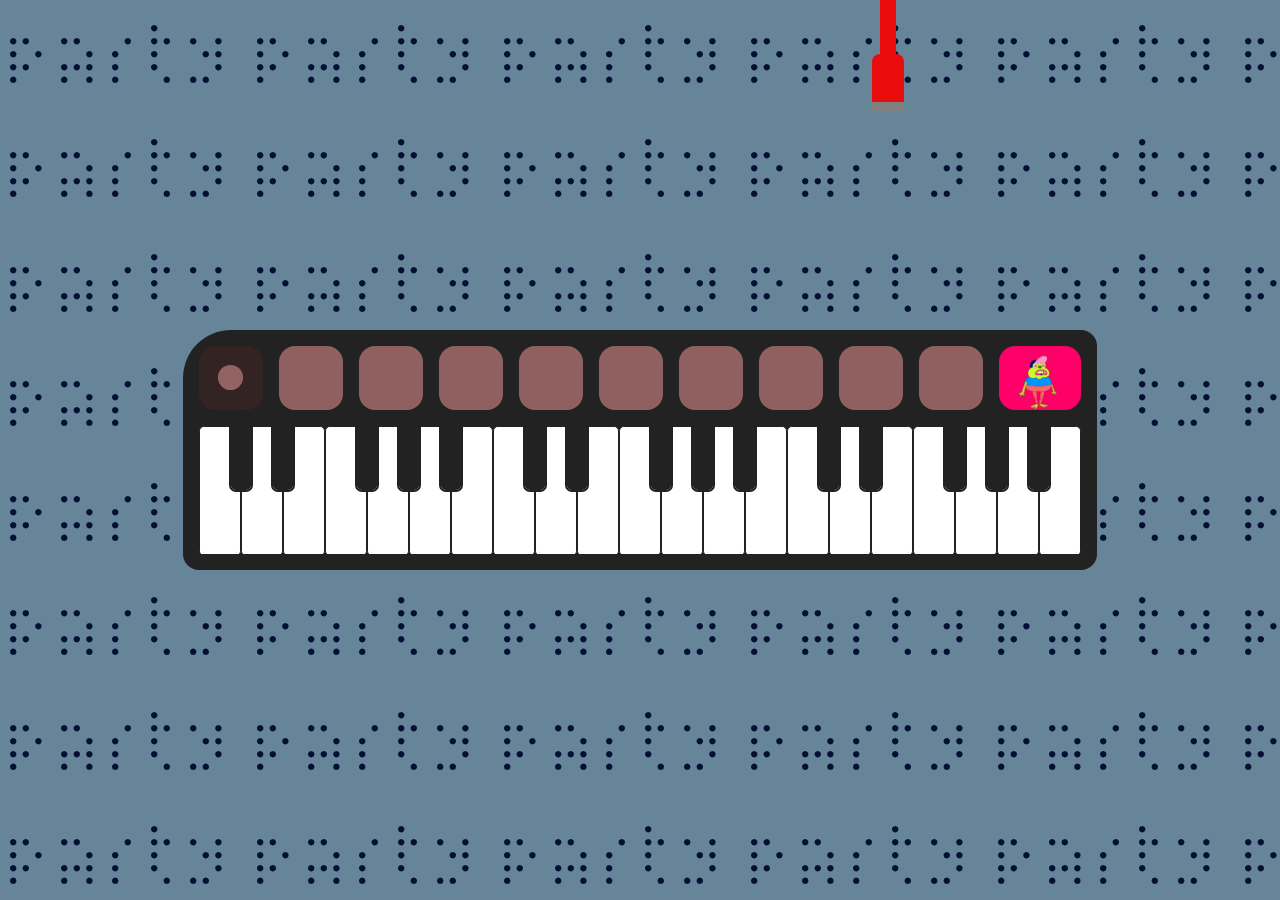
<file: index.html>
<!DOCTYPE html>
<html lang="en">
<head>
    <meta charset="UTF-8">
    <meta name="viewport" content="width=device-width, initial-scale=1.0">
    <title>Midi controller</title>
    <link rel="stylesheet" href="style.css">
    <link rel="icon" type="image/x-icon" href="images/Favicon.jpg">
</head>
<body>
    
    <!-- range slider -->
    
    <input type="range" min="1" max="100" value="20" class="slider" id="saturation" name="gradient-percent">

    <!-- controller -->

    <section>
    
        <!-- boven -->
        <div>
        
            <!-- joystick -->
            <ul>
                <li></li>
                <li></li>
                <li></li>
                <li></li>
                <li></li>
                <li></li>
                <li></li>
                <li></li>
                <li></li>
            </ul>
            
            <!-- drumpads -->
            <ul>
                <li>
                    <input type="radio" id="default" name="palette">
                    <label for="default"></label>
                </li>
                <li>
                    <input type="radio" id="jana" name="palette">
                    <label for="jana"></label>
                </li>
                <li>
                    <input type="radio" id="inverted" name="palette">
                    <label for="inverted"></label>
                </li>
                <li>
                    <input type="radio" id="tom" name="palette">
                    <label for="tom"></label>
                </li>

                <li>
                    <input type="radio" id="kim" name="palette">
                    <label for="kim"></label>
                </li>
                <li>
                    <input type="radio" id="abby" name="palette">
                    <label for="abby"></label>
                </li>

                        <li>
                    <input type="radio" id="chris" name="palette">
                    <label for="chris"></label>
                </li>
                <li>
                    <input type="radio" id="lisa" name="palette">
                    <label for="lisa"></label>
                </li>
                <li>
                    <input type="radio" id="mystic" name="palette">
                    <label for="mystic"></label>
                </li>

                <li>
                    <input type="radio" id="sunset" name="palette">
                    <label for="sunset"></label>
                </li>
                        <li>
                    <input type="radio" id="mint" name="palette">
                    <label for="mint"></label>
                </li>
                        <li>
                    <input type="radio" id="rainbow" name="palette">
                    <label for="rainbow"></label>
                </li>
            </ul>
            <!-- scherm -->
            <div>
            </div>
        </div>
    
        <!-- onder     -->
        <div>
            <!-- keyboard --> 
            <ul>
                <!-- 1e octaaf -->
                <li></li>
                    <li></li>
                <li></li>
                    <li></li>
                <li></li>
                <li></li>
                    <li></li>
                <li></li>
                    <li></li>
                <li></li>
                    <li></li>
                <li></li>
                <!-- 2e octaaf -->
                <li></li>
                    <li></li>
                <li></li>
                    <li></li>
                <li></li>
                <li></li>
                    <li></li>
                <li></li>
                    <li></li>
                <li></li>
                    <li></li>
                <li></li>
                <!-- 3e octaaf -->
                <li></li>
                    <li></li>
                <li></li>
                    <li></li>
                <li></li>
                <li></li>
                    <li></li>
                <li></li>
                    <li></li>
                <li></li>
                    <li></li>
                <li></li>
                <!-- 4e octaaf -->
                <li></li>
                    <li></li>
                <li></li>
                    <li></li>
                <li></li>
                <li></li>
                    <li></li>
                <li></li>
                    <li></li>
                <li></li>
                    <li></li>
                <li></li>
            </ul>
        </div>
    </section>
    
    
    <!-- background text -->
    
    <section>
        <div></div>
        <div></div>
        <div></div>
        <div></div>
        <div></div>
        <div></div>
        <div></div>
        <div></div>
        <div></div>
        <div></div>
        <div></div>
        <div></div>
        <div></div>
        <div></div>
        <div></div>
        <div></div>
        <div></div>
        <div></div>
        <div></div>
        <div></div>
        <div></div>
        <div></div>
        <div></div>
        <div></div>
        <div></div>
        <div></div>
        <div></div>
        <div></div>
        <div></div>
        <div></div>
        <div></div>
        <div></div>
        <div></div>
        <div></div>
        <div></div>
        <div></div>
        <div></div>
        <div></div>
        <div></div>
        <div></div>
        <div></div>
        <div></div>
        <div></div>
        <div></div>
        <div></div>
        <div></div>
        <div></div>
        <div></div>
        <div></div>
        <div></div>
        <div></div>
        <div></div>
        <div></div>
        <div></div>
        <div></div>
        <div></div>
        <div></div>
        <div></div>
        <div></div>
        <div></div>
        <div></div>
        <div></div>
        <div></div>
        <div></div>
    </section>
</body>
<script src="slider.js"></script>

</html>
</file>
<file: style.css>
@font-face {
    font-family: 'Tiny5';
    src: url('./assets/TINY5x3GX.ttf') format('truetype');
    font-weight: 0 300;
}

html {
    --background-color:hsl(204, var(--gradient-percent), 50%);
    --background-color-text:#040404;
    --screen-content:url(./images/stijn01.gif);
    --cable-color:#e90c0c;
    --gradient-percent: 50%;

    --controller-width: round(down, 90vw, calc( (var(--piano-width) ) ) );
    --controller-height: 12em;
    --controller-height-top:4rem;
    --controller-height-bottom:8rem;
    --controller-border-radius: 0.5rem;
    --controller-padding:1rem;
    --controller-gap:1rem;
    --controller-color:#222222;
   
    
    --piano-keys: 2.5rem;
    --piano-width: calc( (var(--piano-keys) + var(--border-width-2))*  7);
    --piano-radius: 3em 1em 1em 1em;
    
    --joystick-color: hsl(0, var(--gradient-percent), 48%);
    --joystick-color-background:hsl(0, var(--gradient-percent), 17%);
    --joystick-radius: 50%;
    --joystick-background-radius:1rem;
    --joystick-width: 4rem;
    --joystick-height: var(--joystick-width);
    
    --drumpad-keys: 4rem;
    --drumpad-width: calc( var(--drumpad-width) + 1rem );
    --drumpad-radius:1rem;
    --drumpad-hover:var(--cable-color);
    --drumpad-color:hsl(0, var(--gradient-percent), 47%);
    --drumpad-color-active:hsl(0, var(--gradient-percent), 33%);
    
    --display-radius: 1rem;
    
    --border-width: 1px;
    --border-width-2: calc( var(--border-width) * 2 );
    
    --keys-radius:.3rem;
    --keys-radius-edge:0.3rem;
    
    --keys-white-width: var(--piano-keys);
    --keys-white-height: 100%;
    --keys-white-border: solid var(--controller-color) 1px;
    --keys-white-color:#fff;
    
    --keys-black-width:calc( var(--piano-width) * 0.5 );
    --keys-black-color:var(--controller-color);
    --keys-black-height:50%;
    
    /* ChatGPT gebruikt voor kleuren genereren met persoonlijke tweaks */
    --color-note-c: hsl(0, var(--gradient-percent), 65%);      /* Vibrant Red */
    --color-note-c-sharp: hsl(23, var(--gradient-percent), 65%); /* Vibrant Orange */
    --color-note-d: hsl(51, var(--gradient-percent), 50%);      /* Vibrant Gold */
    --color-note-d-sharp: hsl(51, var(--gradient-percent), 65%); /* Vibrant Yellow */
    --color-note-e: hsl(84, var(--gradient-percent), 59%);      /* Vibrant Green-Yellow */
    --color-note-f: hsl(120, var(--gradient-percent), 50%);      /* Vibrant Lime Green */
    --color-note-f-sharp: hsl(157, var(--gradient-percent), 49%); /* Vibrant Mint Green */
    --color-note-g: hsl(18 var(--gradient-percent), 41%);      /* Vibrant Cyan */
    --color-note-g-sharp: hsl(210, var(--gradient-percent), 56%); /* Vibrant Blue */
    --color-note-a: hsl(271,var(--gradient-percent), 53%);      /* Vibrant Indigo */
    --color-note-a-sharp: hsl(322,var(--gradient-percent), 47%); /* Vibrant Violet */
    --color-note-b: hsl(328, var(--gradient-percent), 54%);      /* Vibrant Pink */
}

/* 2e knop */
html:has(input#tom:checked) {
    --screen-content:url(./images/tom01.gif);
    --cable-color:#5ED5F0;
    --background-color:hsl(28, var(--gradient-percent), 49%);
    --controller-color: #043E68;
    --keys-white-color: #5ED5F0;
    --keys-black-color: #123b44;
    --piano-radius: 0;
    --drumpad-radius:0;
    --drumpad-color:#03759E;
    --drumpad-color-active:#FF7A00;
    --keys-radius: 0;
    
    --joystick-color: #FF7A00;
    --joystick-color-background:#001f36;
    --joystick-background-radius:0;
    
    --color-note-c: #FF7A00;      /* Warm Orange */
    --color-note-c-sharp: #C4400B; /* Deep Reddish-Orange */
    --color-note-d: #5b1b00;      /* Dark Navy Blue */
    --color-note-d-sharp: #d9cb05; /* Deep Cyan Blue */
    --color-note-e: #c11700;      /* Vibrant Sky Blue */
    --color-note-f: #daba2e;      /* Light Cyan Blue */
    --color-note-f-sharp: #FF7A00; /* Repeated Warm Orange for consistency */
    --color-note-g: #C4400B;      /* Repeated Deep Reddish-Orange for contrast */
    --color-note-g-sharp: #eb8612; /* Repeated Dark Navy Blue for balance */
    --color-note-a: #e0d20f;      /* Repeated Deep Cyan Blue */
    --color-note-a-sharp: #df531f; /* Repeated Vibrant Sky Blue */
    --color-note-b: #f1aa11;      /* Repeated Light Cyan Blue */
}

/* 3e knop */
html:has(input#kim:checked) {
    --screen-content: url(./images/kim.gif);
    --cable-color: #A0D1F9;           /* Vivid Leaf Green */
    --background-color: hsl(120, var(--gradient-percent), 55%); /* Bright Fresh Green */
    --controller-color: #5BAF4E;        /* Soft Forest Green */
    --keys-white-color: #A0D1F9;        /* Light Sky Blue */
    --keys-black-color: #2D5B75;        /* Deep Ocean Blue */
    --piano-radius: 1rem 5rem 1rem 5rem;
    --drumpad-radius: 3rem 2rem 1rem 3rem;
    --drumpad-color: #78C850;           /* Lush Grass Green */
    --drumpad-color-active: #94EA31;    /* Electric Leaf Green */
    --keys-radius: 0rem 0rem 4rem 4rem;
    --display-radius: 1rem 5rem 1rem 1rem;
    
    --joystick-color: #FFB5D7;          /* Sky Blue */
    --joystick-color-background: #4E7BAA; /* Soft Marine Blue */

    /* Forest-Inspired Color Palette for Notes */
    --color-note-c: #94EA31;         /* Vivid Grass Green */
    --color-note-c-sharp: #76B051;   /* Mossy Green */
    --color-note-d: #4D9E71;         /* Deep Forest Green */
    --color-note-d-sharp: #6ECB63;   /* Fresh Meadow Green */
    --color-note-e: #A0D1F9;         /* Soft Sky Blue */
    --color-note-f: #82CFF5;         /* Light Aqua Blue */
    --color-note-f-sharp: #5098D1;   /* Bright Azure */
    --color-note-g: #94EA31;         /* Vivid Leaf Green */
    --color-note-g-sharp: #5AB77E;   /* Soft Emerald */
    --color-note-a: #A0D1F9;         /* Pastel Sky Blue */
    --color-note-a-sharp: #78B3C9;   /* Serene Blue-Green */
    --color-note-b: #3A8FBE;         /* Ocean Teal */
}

/* 4e knop */
html:has(input#abby:checked) {
    --screen-content: url(./images/abby01.gif);
    --cable-color: #F2D5D9;            /* Soft Muted Pink */
    --background-color: hsl(340, 40%, 85%); /* Pale Blush Pink */
    --controller-color: #8B6F74;        /* Dusty Rose */
    --keys-white-color: #F2D5D9;        /* Soft Muted Pink */
    --keys-black-color: #5C3A42;        /* Deep Mauve */
    --piano-radius: 0;
    --drumpad-radius: 0;
    --drumpad-color: #D8A5AC;           /* Muted Rosewood */
    --drumpad-color-active: #F28B97;    /* Warm Coral Pink */
    --keys-radius: 0;

    --joystick-color: #F28B97;          /* Warm Coral Pink */
    --joystick-color-background: #7A565C; /* Soft Plum */

    /* Muted Pink Color Palette for Notes */
    --color-note-c: #E6A5AE;         /* Muted Cherry Blossom */
    --color-note-c-sharp: #D28E96;   /* Soft Mulberry */
    --color-note-d: #C47882;         /* Blush Mauve */
    --color-note-d-sharp: #E6BBC4;   /* Soft Rose Petal */
    --color-note-e: #D29BA1;         /* Dusky Pink */
    --color-note-f: #E3C1C6;         /* Pale Peach Blush */
    --color-note-f-sharp: #EAA2AB;   /* Gentle Dusty Rose */
    --color-note-g: #B97E88;         /* Muted Mauve Plum */
    --color-note-g-sharp: #F4CDD2;   /* Light Rosy Mist */
    --color-note-a: #C27A84;         /* Warm Dusky Pink */
    --color-note-a-sharp: #D48F97;   /* Soft Coral Pink */
    --color-note-b: #E6AEB6;         /* Delicate Rose Quartz */
}

/* 5e */
html:has(input#chris:checked) {
    --screen-content: url(./images/stijn.gif);
    --cable-color: #94EA31;           /* Vivid Seaweed Green */
    --background-color: #A0D1F9;      /* Ocean Breeze Blue */
    --controller-color: #5F9EB8;      /* Deep Sea Blue */
    --keys-white-color: #94EA31;      /* Bright Leaf Green */
    --keys-black-color: #416572;      /* Deep Lagoon Blue */
    --piano-radius: 0;
    --drumpad-radius: 0;
    --drumpad-color: #7EB8D9;         /* Soft Aqua */
    --drumpad-color-active: #94EA31;  /* Bright Green */
    --keys-radius: 0;

    --joystick-color: #A0D1F9;        /* Light Sky Blue */
    --joystick-color-background: #4D89A5; /* Dark Aqua Blue */

    --color-note-c: #94EA31;         /* Vivid Green */
    --color-note-c-sharp: #7ABF69;   /* Algae Green */
    --color-note-d: #A0D1F9;         /* Soft Ocean Blue */
    --color-note-d-sharp: #8CC8E3;   /* Pale Sky */
    --color-note-e: #5BA7CF;         /* Cool Water Blue */
    --color-note-f: #3C88AF;         /* Deep Aqua */
    --color-note-f-sharp: #94EA31;   /* Bright Leaf Green */
    --color-note-g: #6FB1D5;         /* Serene Blue */
    --color-note-g-sharp: #5098C1;   /* Dark Sky Blue */
    --color-note-a: #A0D1F9;         /* Sky Blue */
    --color-note-a-sharp: #82C3F7;   /* Bright Daylight */
    --color-note-b: #3A7FAC;         /* Deep Lagoon */
}

/* 6e */
html:has(input#lisa:checked) {
    --screen-content: url(./images/soulja.gif);
    --cable-color: #94EA31;           /* Vivid Grass Green */
    --background-color: #A2D38D;      /* Soft Mint Green */
    --controller-color: #74B25D;      /* Muted Moss Green */
    --keys-white-color: #A0D1F9;      /* Light Sky Blue */
    --keys-black-color: #4F7568;      /* Deep Pine Green */
    --piano-radius: 0;
    --drumpad-radius: 0;
    --drumpad-color: #8AD48A;         /* Fresh Spring Green */
    --drumpad-color-active: #94EA31;  /* Electric Leaf Green */
    --keys-radius: 0;

    --joystick-color: #A0D1F9;        /* Soft Sky Blue */
    --joystick-color-background: #6189A0; /* Cool Steel Blue */

    --color-note-c: #94EA31;         /* Vivid Grass Green */
    --color-note-c-sharp: #6AAE55;   /* Forest Floor Green */
    --color-note-d: #C3E39F;         /* Pale Spring Green */
    --color-note-d-sharp: #E0EAB8;   /* Sunlit Meadow */
    --color-note-e: #A0D1F9;         /* Pastel Sky Blue */
    --color-note-f: #8FC4E8;         /* Fresh Blue Breeze */
    --color-note-f-sharp: #5A97B1;   /* Deep Ocean Breeze */
    --color-note-g: #94EA31;         /* Vivid Leaf Green */
    --color-note-g-sharp: #66B87D;   /* Soft Emerald */
    --color-note-a: #A0D1F9;         /* Soft Sky Blue */
    --color-note-a-sharp: #81B5D4;   /* Muted Cloud Blue */
    --color-note-b: #4A99C4;         /* Cool Teal */
}

/* 7e */
html:has(input#mystic:checked) {
    --screen-content: url(./images/mystic.gif);
    --cable-color: #9D4EDD;           /* Vivid Purple */
    --background-color: #AFA2F9;      /* Soft Lavender Blue */
    --controller-color: #7A48A7;      /* Deep Royal Purple */
    --keys-white-color: #A0D1F9;      /* Sky Blue */
    --keys-black-color: #4B2E5B;      /* Dark Plum */
    --piano-radius: 0;
    --drumpad-radius: 0;
    --drumpad-color: #9D4EDD;         /* Bright Purple */
    --drumpad-color-active: #C678DD;  /* Soft Magenta */
    --keys-radius: 0;

    --joystick-color: #A0D1F9;        /* Light Blue */
    --joystick-color-background: #5A3A76; /* Muted Violet */

    --color-note-c: #9D4EDD;          /* Vibrant Purple */
    --color-note-c-sharp: #6E308F;    /* Royal Indigo */
    --color-note-d: #AFA2F9;          /* Soft Lavender Blue */
    --color-note-d-sharp: #8564C1;    /* Lilac Mist */
    --color-note-e: #A0D1F9;          /* Light Sky Blue */
    --color-note-f: #7B88E3;          /* Soft Periwinkle */
    --color-note-f-sharp: #4A2672;    /* Deep Eggplant */
    --color-note-g: #9D4EDD;          /* Bright Purple */
    --color-note-g-sharp: #784BA1;    /* Soft Orchid */
    --color-note-a: #A0D1F9;          /* Pale Blue */
    --color-note-a-sharp: #7A68D4;    /* Soft Lavender */
    --color-note-b: #593D86;          /* Deep Purple Night */
}
/* 8e */
html:has(input#jana:checked) {
    --screen-content: url(./images/dancing_cat.gif);
    --background-color-text:#ffffff;
    --background-color:hsl(271 var(--gradient-percent), 53%);
    --cable-color:#ffd700;        
    --background-color: #AFA2F9;      /* Soft Lavender Blue */
    --controller-color: #7A48A7;      /* Deep Royal Purple */
    --keys-white-color: #A0D1F9;      /* Sky Blue */
    --keys-black-color: #4B2E5B;      /* Dark Plum */
    --piano-radius: 5rem 5rem 1rem 1rem;
    --drumpad-radius: 1rem;
    --drumpad-color: #9D4EDD;         /* Bright Purple */
    --drumpad-color-active: #C678DD;  /* Soft Magenta */
    --keys-radius: 5rem;
    --display-radius: 1rem 5rem 1rem 1rem;
    
    --joystick-color: #ffd700;        /* Light Blue */
    --joystick-color-background: #5A3A76; /* Muted Violet */
    --joystick-background-radius:4rem 1rem 1rem 1rem;
    
    --color-note-c: #9D4EDD;          /* Vibrant Purple */
    --color-note-c-sharp: #6E308F;    /* Royal Indigo */
    --color-note-d: #AFA2F9;          /* Soft Lavender Blue */
    --color-note-d-sharp: #8564C1;    /* Lilac Mist */
    --color-note-e: #A0D1F9;          /* Light Sky Blue */
    --color-note-f: #7B88E3;          /* Soft Periwinkle */
    --color-note-f-sharp: #4A2672;    /* Deep Eggplant */
    --color-note-g: #9D4EDD;          /* Bright Purple */
    --color-note-g-sharp: #784BA1;    /* Soft Orchid */
    --color-note-a: #A0D1F9;          /* Pale Blue */
    --color-note-a-sharp: #7A68D4;    /* Soft Lavender */
    --color-note-b: #593D86;          /* Deep Purple Night */
}
/* 9e*/
html:has(input#inverted:checked) {
    --screen-content: url(./images/inverted.gif);
    --cable-color: #000000;           /* Inverted Green */
    --background-color: #6a6a6a;      /* Inverted Blue */
    --controller-color: #222222;      /* Inverted Deep Blue */
    --keys-white-color: #000000;      /* Inverted Sky Blue */
    --keys-black-color: #ffffff;      /* Inverted Deep Teal */
    --piano-radius: 0;
    --drumpad-radius: 0;
    --drumpad-color: #ffffff;         /* Inverted Green */
    --drumpad-color-active: #000000;  /* Inverted Orange */
    --keys-radius: 0;

    --joystick-color: #000000;        /* Inverted Green */
    --joystick-color-background: #F5E3D9; /* Inverted Dark Blue */

    --color-note-c: #3f3f3f;          /* Inverted Green */
    --color-note-c-sharp: #252525;    /* Inverted Reddish Orange */
    --color-note-d: #7e7e7e;          /* Inverted Dark Blue */
    --color-note-d-sharp: #202020;    /* Inverted Light Blue */
    --color-note-e: #777777;          /* Inverted Cyan Blue */
    --color-note-f: #dedede;          /* Inverted Sky Blue */
    --color-note-f-sharp: #1e1e1e;    /* Inverted Warm Orange */
    --color-note-g: #cdcdcd;          /* Inverted Green */
    --color-note-g-sharp: #242424;    /* Inverted Deep Orange */
    --color-note-a: #d6d6d6;          /* Inverted Sky Blue */
    --color-note-a-sharp: #323232;    /* Inverted Cool Blue */
    --color-note-b: #e2e2e2;          /* Inverted Soft Cyan */
}

/* 10e */
html:has(input#sunset:checked) {
    --screen-content: url(./images/dog.gif);
    --cable-color: #FF7E67; /* Warm Coral */
    --background-color: hsl(14, 80%, 50%); /* Sunset Orange */
    --controller-color: #F5A623; /* Golden Yellow */
    --keys-white-color: #FEE440; /* Bright Sun */
    --keys-black-color: #8B4000; /* Burnt Orange */
    --piano-radius: 0.25rem;
    --drumpad-radius: 0.5rem;
    --drumpad-color: #FA5F55; /* Warm Red */
    --drumpad-color-active: #FAD02E; /* Golden */
    --keys-radius: 0.5rem;

    --joystick-color: #FF9D76; /* Soft Peach */
    --joystick-color-background: #752F00; /* Deep Brown */

    --color-note-c: #F95F62; 
    --color-note-c-sharp: #D9480F; 
    --color-note-d: #FA824C; 
    --color-note-d-sharp: #FEE440; 
    --color-note-e: #FC9A2D; 
    --color-note-f: #E36414; 
    --color-note-f-sharp: #FF7E67; 
    --color-note-g: #F5A623; 
    --color-note-g-sharp: #D9480F; 
    --color-note-a: #E55B3C; 
    --color-note-a-sharp: #C03A00; 
    --color-note-b: #FF9D76; 
}

/* 11e */
html:has(input#mint:checked) {
    --screen-content: url(./images/tom.gif);
    --cable-color: #64F5D3; /* Fresh Mint */
    --background-color: hsl(160, 80%, 45%); /* Minty Green */
    --controller-color: #2FA57C; /* Darker Mint */
    --keys-white-color: #E1FFF9; /* Soft Ice */
    --keys-black-color: #11695E; /* Deep Teal */
    --piano-radius: 0.75rem;
    --drumpad-radius: 0.5rem;
    --drumpad-color: #45D09E; /* Light Mint */
    --drumpad-color-active: #99FFE0; /* Pale Mint */
    --keys-radius: 0.5rem;

    --joystick-color: #64F5D3; /* Fresh Mint */
    --joystick-color-background: #145E50; /* Dark Forest */

    --color-note-c: #45D09E; 
    --color-note-c-sharp: #64F5D3; 
    --color-note-d: #2FA57C; 
    --color-note-d-sharp: #99FFE0; 
    --color-note-e: #4AAE9B; 
    --color-note-f: #3B8E74; 
    --color-note-f-sharp: #64F5D3; 
    --color-note-g: #2FA57C; 
    --color-note-g-sharp: #99FFE0; 
    --color-note-a: #3B8E74; 
    --color-note-a-sharp: #11695E; 
    --color-note-b: #E1FFF9; 
}
/* 12e */
html:has(input#rainbow:checked) {
    --screen-content: url(./images/abby.gif);
    --cable-color: #FF477E; /* Bright Pink */
    --background-color: hsl(280, 80%, 45%); /* Vivid Purple */
    --controller-color: #FFD700; /* Gold */
    --keys-white-color: #FFFFFF; /* Pure White */
    --keys-black-color: #000000; /* Pure Black */
    --piano-radius: 1rem;
    --drumpad-radius: 0.5rem;
    --drumpad-color: #FF6B6B; /* Warm Red */
    --drumpad-color-active: #FFB86C; /* Sunny Orange */
    --keys-radius: 0.75rem;

    --joystick-color: #49D6FF; /* Electric Blue */
    --joystick-color-background: #1E1E1E; /* Dark Grey */

    --color-note-c: #FF6B6B; /* Warm Red */
    --color-note-c-sharp: #FFA94D; /* Orange */
    --color-note-d: #FFD700; /* Gold */
    --color-note-d-sharp: #A1E55D; /* Lime Green */
    --color-note-e: #32CD32; /* Bright Green */
    --color-note-f: #49D6FF; /* Electric Blue */
    --color-note-f-sharp: #7B68EE; /* Medium Purple */
    --color-note-g: #9370DB; /* Light Purple */
    --color-note-g-sharp: #FF69B4; /* Hot Pink */
    --color-note-a: #FF477E; /* Bright Pink */
    --color-note-a-sharp: #FF1493; /* Deep Pink */
    --color-note-b: #FF4500; /* Orange-Red */
}
* {
    padding: 0;
    margin: 0;
}
ul{
    list-style: none;
}

body{
    display: flex;
    align-items: center;
    justify-content: center;
    height: 100vh;
    background-color:var(--background-color);
    overflow: hidden;
}

/* controller */ /* controller */ /* controller */

section:nth-of-type(1) {
    background-color: var(--controller-color);
    width: fit-content;
    padding: var(--controller-padding);
    border-radius:var(--piano-radius);
    z-index: 2;
}


/* kabel */ /* kabel */ /* kabel */ /* kabel */

input[type=range]{
    appearance: none;
    background: transparent;
    position: absolute;
    top:0;
    right:30%;
    height: calc(50vh - 7.5rem);
    width: 1rem;
    writing-mode: vertical-lr;
    /* -1 index stopt de interactie */
    z-index: 1;
}

input[type=range]::-webkit-slider-runnable-track {
    width: 1rem;
    /* background: transparent; */
    background: linear-gradient(var(--cable-color) var(--gradient-percent), rgba(255,46,46,0) var(--gradient-percent));
}

input[type=range]::-webkit-slider-thumb {
    -webkit-appearance: none;
    height: 3rem;
    width: 2rem;
    border-top-right-radius: .5rem;
    border-top-left-radius: .5rem;
    background: var(--cable-color);
    box-shadow: 0 10px 0 gray;
    cursor: pointer;
    transform: translateX(-.5rem);
}

input[type=range]::-ms-track {
    width: 5rem;
    cursor: pointer;
    background: transparent;
    border-color: transparent;
    border-width: 16px 0;
    color: transparent;
  }

  
  
/* joystick */ /* joystick */ /* joystick */
/* https://codepen.io/Christian199815/pen/YPzZpeq?editors=1100 Als cheatsheet gebruikt */

  section:nth-of-type(1) > div:first-of-type{
    display: flex;
    gap: var(--controller-gap);
    height: var(--controller-height-top);
    padding-bottom: var(--controller-padding);
}

/* joystick grid */
section:nth-of-type(1) > div:first-of-type ul:nth-of-type(1){
    display: grid;
    grid-template-columns: repeat(3, 33%);
    grid-template-rows: repeat(3, 33%);
    
    height: var(--joystick-height);
    width: var(--joystick-width);
    
    background-color: var(--joystick-color-background);
    border-radius: var(--joystick-background-radius);
    flex-shrink:0;
    
}

/* middelste vak is de joystick */
section:nth-of-type(1) > div:first-of-type ul:nth-of-type(1) li:nth-child(5) {
    pointer-events:none;
    background-color: var(--joystick-color);
    border-radius:var(--joystick-radius);
    transform:scale(1.2);
    transition: 0.3s ease-in-out;
}
/* Joystick area linksboven hover */
body:has(section:nth-of-type(1) > div:first-of-type ul:nth-of-type(1) li:nth-child(1):hover) {
    background-color: var(--color-note-a);
    transition: background-color 0.3s ease-in-out; 
}
 
 /* Joystick area middenboven hover*/
body:has(section:nth-of-type(1) > div:first-of-type ul:nth-of-type(1) li:nth-child(2):hover) {
    background-color: var(--color-note-b);
    transition: background-color 0.3s ease-in-out; 
}
 
 /* Joystick area rechtsboven hover*/
body:has(section:nth-of-type(1) > div:first-of-type ul:nth-of-type(1) li:nth-child(3):hover) {
    background-color: var(--color-note-c);
    transition: background-color 0.3s ease-in-out; 
}
 /* Joystick area middnelinks hover*/
body:has(section:nth-of-type(1) > div:first-of-type ul:nth-of-type(1) li:nth-child(4):hover) {
    background-color: var(--color-note-d);
    transition: background-color 0.3s ease-in-out; 
}
 /* Joystick area middenrechts hover*/
body:has(section:nth-of-type(1) > div:first-of-type ul:nth-of-type(1) li:nth-child(6):hover) {
    background-color: var(--color-note-e);
    transition: background-color 0.3s ease-in-out; 
}

/* Joystick area linksonder hover*/
body:has(section:nth-of-type(1) > div:first-of-type ul:nth-of-type(1) li:nth-child(7):hover) {
    background-color: var(--color-note-f);
    transition: background-color 0.3s ease-in-out; 
}

/* Joystick area middenonder hover*/
body:has(section:nth-of-type(1) > div:first-of-type ul:nth-of-type(1) li:nth-child(8):hover) {
    background-color: var(--color-note-g);
    transition: background-color 0.3s ease-in-out; 
}
 
 /* Joystick area rechtsonder ik wilde testen of dit ook werkt en het doet het. ik vind transition met hover overzichtelijker dan 9 verschillende keyframes te maken*/
body:has(section:nth-of-type(1) > div:first-of-type ul:nth-of-type(1) li:nth-child(9):hover) {
animation: background09 350ms linear forwards;
}

@keyframes background09 {
    to {
        background-color: var(--color-note-a-sharp);
    }
}

section:nth-of-type(1) > div:first-of-type ul:first-of-type:has(li:nth-child(1):hover) li:nth-child(5) {
    transform: translate(-70%, -70%);
 }
 
 section:nth-of-type(1) > div:first-of-type ul:first-of-type:has(li:nth-child(2):hover) li:nth-child(5) {
    transform: translateY(-70%);
}
 section:nth-of-type(1) > div:first-of-type ul:first-of-type:has(li:nth-child(3):hover) li:nth-child(5) {
   transform: translate(70%, -70%); 
 }
 section:nth-of-type(1) > div:first-of-type ul:first-of-type:has(li:nth-child(4):hover) li:nth-child(5) {
   transform: translateX(-70%);
 }
 section:nth-of-type(1) > div:first-of-type ul:first-of-type:has(li:nth-child(6):hover) li:nth-child(5) {
   transform: translateX(70%);
 }
 section:nth-of-type(1) > div:first-of-type ul:first-of-type:has(li:nth-child(7):hover) li:nth-child(5) {
   transform: translate(-70%, 70%);
 }
 section:nth-of-type(1) > div:first-of-type ul:first-of-type:has(li:nth-child(8):hover) li:nth-child(5) {
   transform: translateY(70%);
 }
 section:nth-of-type(1) > div:first-of-type ul:first-of-type:has(li:nth-child(9):hover) li:nth-child(5) {
   transform: translate(70%, 70%);
 }


/* drumpad */ /* drumpad */ /* drumpad */

section:nth-of-type(1)  ul:nth-of-type(2) {
    height: 100%;
    display: flex;
    flex-direction: row;
    gap: var(--controller-gap);
}
section:nth-of-type(1)  ul:nth-of-type(2) li {
    display: none;
    width: var(--controller-height-top);
    height: var(--controller-height-top);
    flex-shrink: 0;
    border-radius: var(--drumpad-radius);
    cursor: pointer;
    
    &:hover{
        background-color: var(--drumpad-hover);
        outline: 0px solid var(--color-note-b);
        animation: --border 500ms ease-out infinite alternate;
        
    }
}

section:nth-of-type(1) ul:nth-of-type(2) li label {
    display: block;
    width: 100%;
    height: 100%;
    border-radius: var(--drumpad-radius);
    background-color:var(--drumpad-color);
}

section:nth-of-type(1)  ul:nth-of-type(2) li input[type="radio"] {
    display: none;
    width: 100%;
    height:100%;
}

section:nth-of-type(1) ul:nth-of-type(2) li input[type="radio"]:checked + label {
    background-color: var(--drumpad-color-active) /* Apply when radio is checked */
}


@keyframes --border {
    from {
        outline: 0px solid var(--color-note-c);}
    to{
        outline: 5px solid var(--color-note-c);}
    }


/* default state 2 drumpads zichtbaar */

section:nth-of-type(1)  ul:nth-of-type(2) li:nth-of-type(1),
section:nth-of-type(1)  ul:nth-of-type(2) li:nth-of-type(2) {
    display: block;
}


/* scherm */ /* scherm */ /* scherm */ /* scherm */

section:nth-of-type(1) > div:first-of-type > div {
background: var(--screen-content);
background-position: center;
background-size: cover;
height: 100%; 
width: 10%;
flex-grow: 2;
border-radius: var(--display-radius);
}


/* onderkant */ /* onderkant */ /* onderkant */

section:nth-of-type(1) > div:last-of-type {
    height: var(--controller-height-bottom);
    display: flex;
    justify-content: center;
    
}

section:nth-of-type(1) > div:last-of-type div:nth-child(odd) {
    width: var(--piano-sides);
    height: 100%;
    flex-shrink: 0;
}


/* keys */ /* keys */ /* keys */ /* keys */
section:nth-of-type(1) > div:last-of-type ul {
    display: flex;
    width:var(--controller-width);
    max-width: fit-content;
    overflow: hidden;
}


section:nth-of-type(1) > div:last-of-type ul li {
    background-color:var(--keys-white-color);
    width: var(--keys-white-width);
    flex-shrink: 0;
    height: var(--keys-white-height);
    border-radius:var(--keys-radius);

}

section:nth-of-type(1) > div:last-of-type ul li:hover {
    transform: translateY(.25rem);
    transition: 150ms linear;
}

section:nth-of-type(1) > div:last-of-type ul li:last-of-type{
    border-top-right-radius: var(--keys-radius-edge);
    border-bottom-right-radius: var(--keys-radius-edge);
}


/* white keys */ /* white keys */ /* white keys */

section:nth-of-type(1) > div:last-of-type ul li:nth-child(12n + 1),
section:nth-of-type(1) > div:last-of-type ul li:nth-child(12n + 3),
section:nth-of-type(1) > div:last-of-type ul li:nth-child(12n + 5),
section:nth-of-type(1) > div:last-of-type ul li:nth-child(12n + 6),
section:nth-of-type(1) > div:last-of-type ul li:nth-child(12n + 8),
section:nth-of-type(1) > div:last-of-type ul li:nth-child(12n + 10),
section:nth-of-type(1) > div:last-of-type ul li:nth-child(12n + 12) {
    border: var(--keys-white-border);
}


/* black keys */ /* black keys */ /* black keys */

section:nth-of-type(1) > div:last-of-type ul li:nth-child(12n + 2),
section:nth-of-type(1) > div:last-of-type ul li:nth-child(12n + 4),
section:nth-of-type(1) > div:last-of-type ul li:nth-child(12n + 7),
section:nth-of-type(1) > div:last-of-type ul li:nth-child(12n + 9),
section:nth-of-type(1) > div:last-of-type ul li:nth-child(12n + 11) {
    width: calc(var(--piano-keys) * 0.5);
    position: relative;
    margin-left: calc(var(--piano-keys) * -0.5);
    transform: translateX( calc(var(--piano-keys) * 0.25) );
    background-color: var(--keys-black-color);
    height: var(--keys-black-height);
    outline:2px solid var(--keys-black-color);
    border-top-left-radius: 0;
    border-top-right-radius: 0;
    z-index: 2;
}

/* Elke key heeft een andere kleur als je erover hovered. elke C heeft dezelfde kleur octaaf = 12 toetsen */
section:nth-of-type(1) > div:last-of-type ul li:nth-child(12n + 1):hover {
    background-color: var(--color-note-c);
}

section:nth-of-type(1) > div:last-of-type ul li:nth-child(12n + 2):hover {
    background-color: var(--color-note-c-sharp);
}
    
section:nth-of-type(1) > div:last-of-type ul li:nth-child(12n + 3):hover {
    background-color: var(--color-note-d);
}
section:nth-of-type(1) > div:last-of-type ul li:nth-child(12n + 4):hover {
    background-color: var(--color-note-d-sharp);
}
            
 section:nth-of-type(1) > div:last-of-type ul li:nth-child(12n + 5):hover {
    background-color: var(--color-note-e);
}
                
section:nth-of-type(1) > div:last-of-type ul li:nth-child(12n + 6):hover {
    background-color: var(--color-note-f);
}

section:nth-of-type(1) > div:last-of-type ul li:nth-child(12n + 7):hover {
    background-color: var(--color-note-f-sharp);
}

section:nth-of-type(1) > div:last-of-type ul li:nth-child(12n + 8):hover {
    background-color: var(--color-note-g);
}

section:nth-of-type(1) > div:last-of-type ul li:nth-child(12n + 9):hover {
    background-color: var(--color-note-g-sharp);
}

section:nth-of-type(1) > div:last-of-type ul li:nth-child(12n + 10):hover {
    background-color: var(--color-note-a);
}

section:nth-of-type(1) > div:last-of-type ul li:nth-child(12n + 11):hover {
    background-color: var(--color-note-a-sharp);
}

section:nth-of-type(1) > div:last-of-type ul li:nth-child(12n + 12):hover {
    background-color: var(--color-note-b);

}


/* typography */ /* typography */ /* typography */

section:nth-of-type(2) {
    position: absolute;
    display: grid;
    align-items: center;
    width: 100vw;
    height: 100vh;
    grid-template-columns: repeat(4, 1fr);
    grid-template-rows: repeat(16, 1fr);
    gap: var(--controller-padding);
    z-index: -999;
    mix-blend-mode:overlay;
    color: var(--background-color-text);
}

section:nth-of-type(2) div {
    transform-origin:center;

    &::after {
        animation: weight-animation 5s linear infinite alternate;
        content: 'party';
        font-size: 34cqw; 
        font-family: 'Tiny5';
        font-variation-settings: 'wght' 50;
    }
}

@keyframes weight-animation {
    from {
        font-variation-settings: 'wght' 50;
        transform: scale(1.3);
    }
    to {
        font-variation-settings: 'wght' 200;
        transform: scale(1);
    }
}



/* Media queries breiden de drumpads uit naarmate het scherm groter wordt */
@media (width > 653px) {
    
    section:nth-of-type(1)  ul:nth-of-type(2) li:nth-of-type(3),
    section:nth-of-type(1)  ul:nth-of-type(2) li:nth-of-type(4), 
    section:nth-of-type(1)  ul:nth-of-type(2) li:nth-of-type(5) {
        display: block;
    }
    
    section:nth-of-type(2) {
        grid-template-columns: repeat(8, 1fr);
        grid-template-rows: repeat(8, 1fr)
    }

    section:nth-of-type(2) div:after {
        font-size: 10cqw;
    }
}


@media (width > 979px) {
    
    section:nth-of-type(1)  ul:nth-of-type(2) li:nth-of-type(6),
    section:nth-of-type(1)  ul:nth-of-type(2) li:nth-of-type(7), 
    section:nth-of-type(1)  ul:nth-of-type(2) li:nth-of-type(8),
    section:nth-of-type(1)  ul:nth-of-type(2) li:nth-of-type(9) {
        display: block;
    }
}


@media (width > 1306px) {
    
    section:nth-of-type(1)  ul:nth-of-type(2) li:nth-of-type(10),
    section:nth-of-type(1)  ul:nth-of-type(2) li:nth-of-type(11), 
    section:nth-of-type(1)  ul:nth-of-type(2) li:nth-of-type(12) {
        display: block;
    }
}

@media (width > 1634px) {
    
    section:nth-of-type(1)  ul:nth-of-type(2) li:nth-of-type(14),
    section:nth-of-type(1)  ul:nth-of-type(2) li:nth-of-type(15), 
    section:nth-of-type(1)  ul:nth-of-type(2) li:nth-of-type(16) {
        display: block;
    }
}

@media (width > 1632px) {    
    section:nth-of-type(1)  ul:nth-of-type(2) li:nth-of-type(14), 
    section:nth-of-type(1)  ul:nth-of-type(2) li:nth-of-type(15),
    section:nth-of-type(1)  ul:nth-of-type(2) li:nth-of-type(16),    
    section:nth-of-type(1)  ul:nth-of-type(2) li:nth-of-type(17),
    section:nth-of-type(1)  ul:nth-of-type(2) li:nth-of-type(18), 
    section:nth-of-type(1)  ul:nth-of-type(2) li:nth-of-type(19) {
        display: block;
    }
}
</file>
